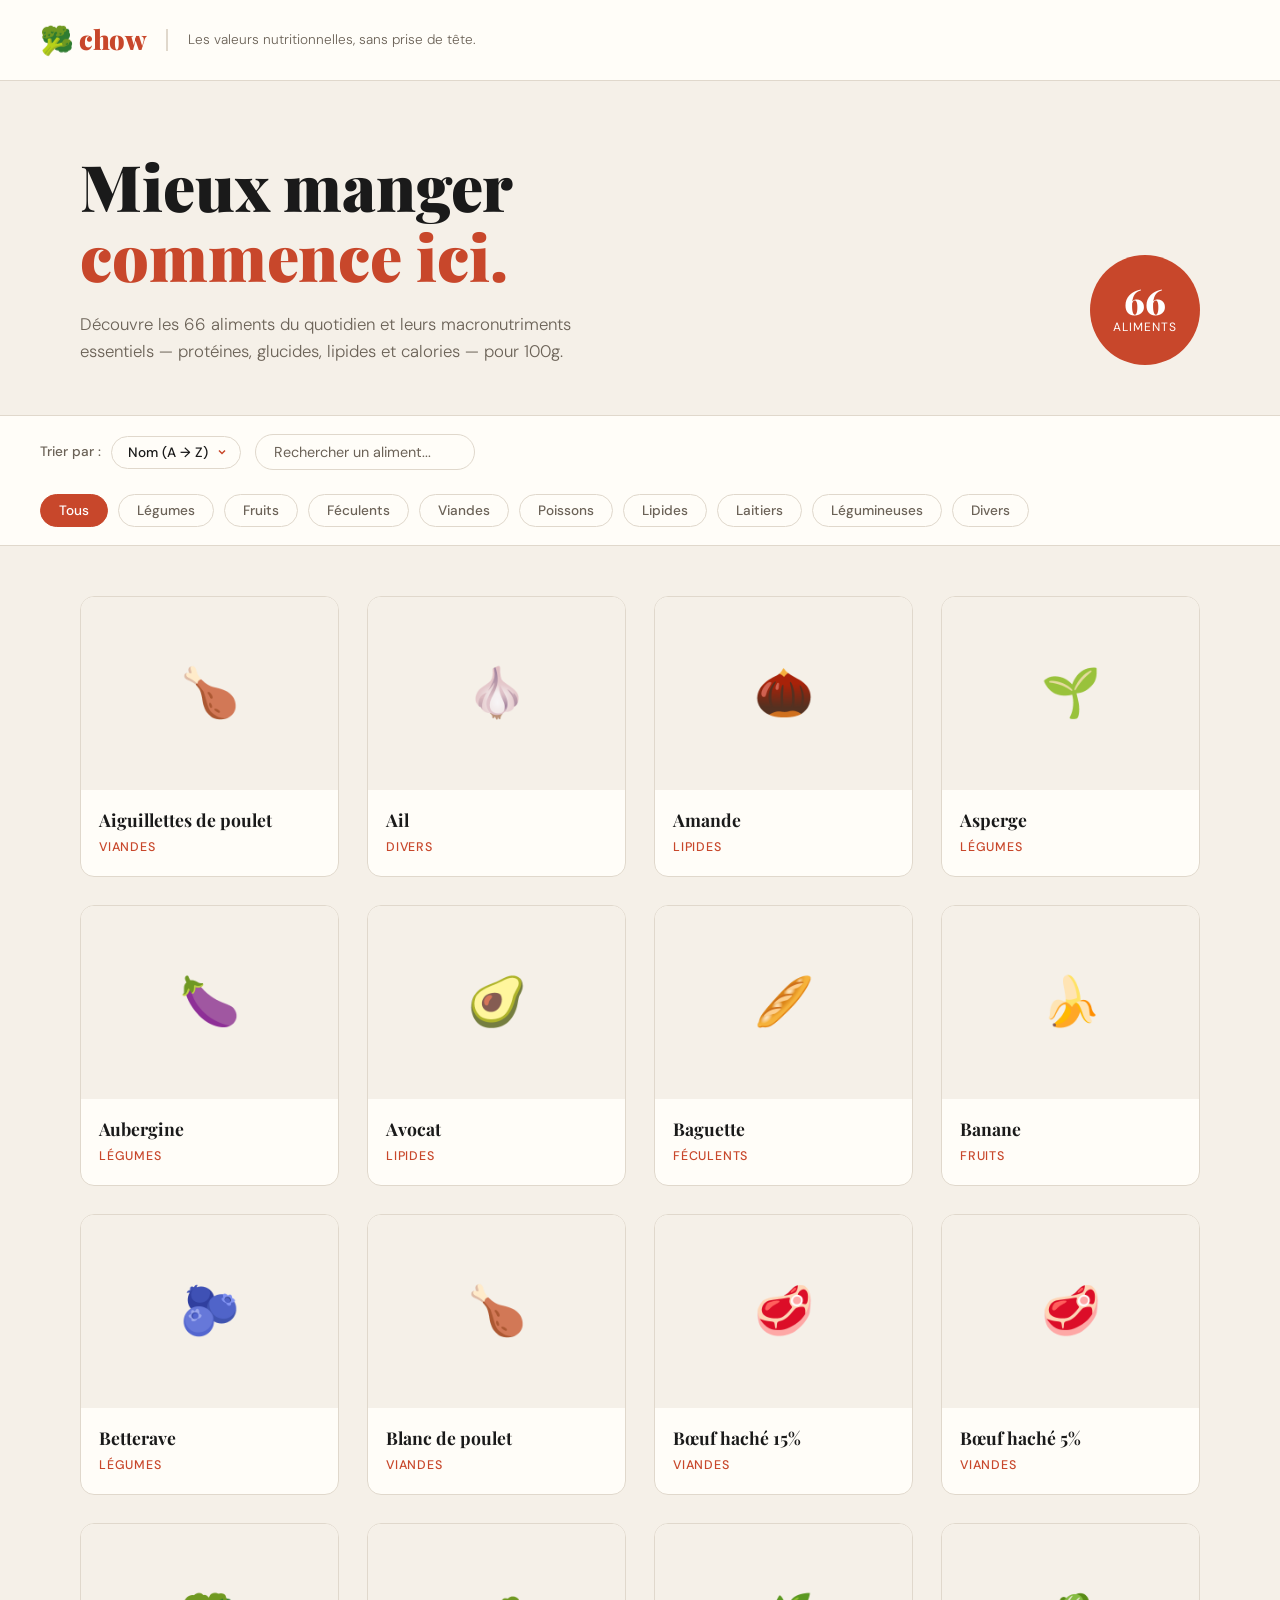
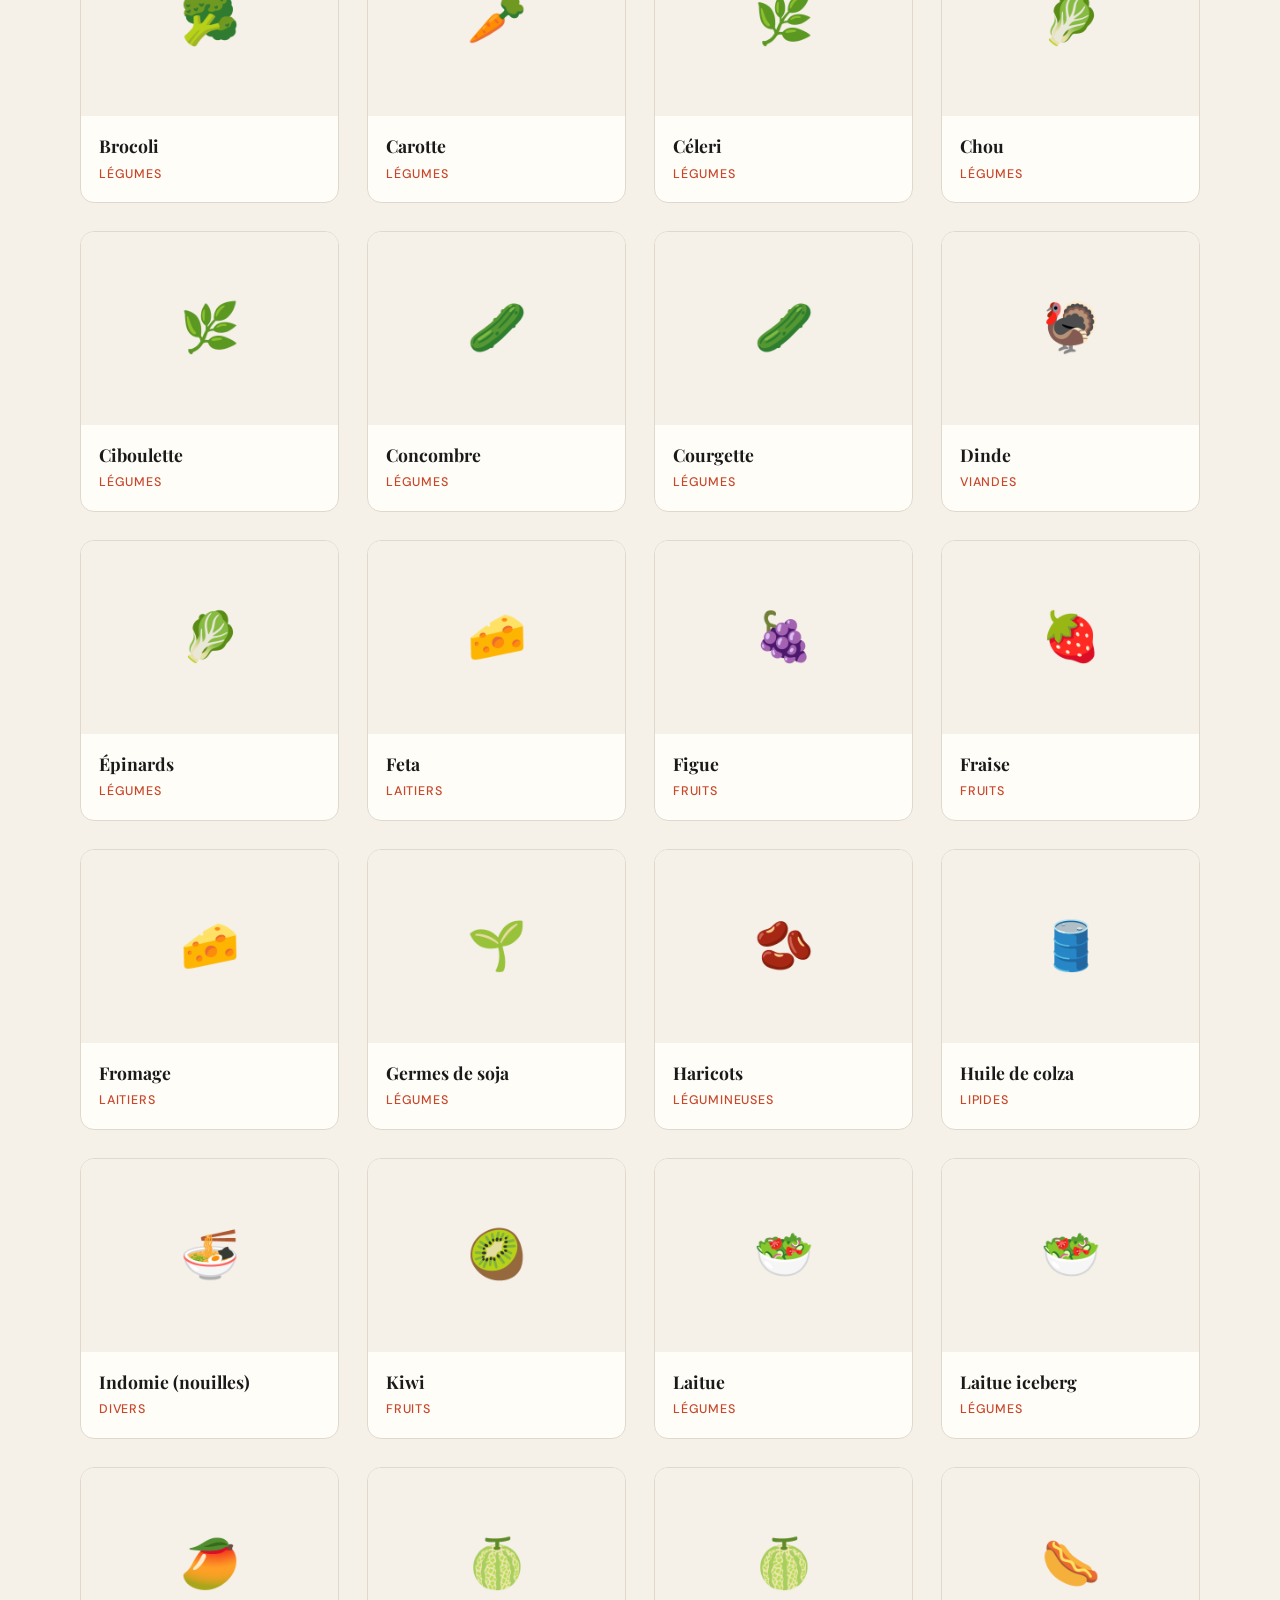
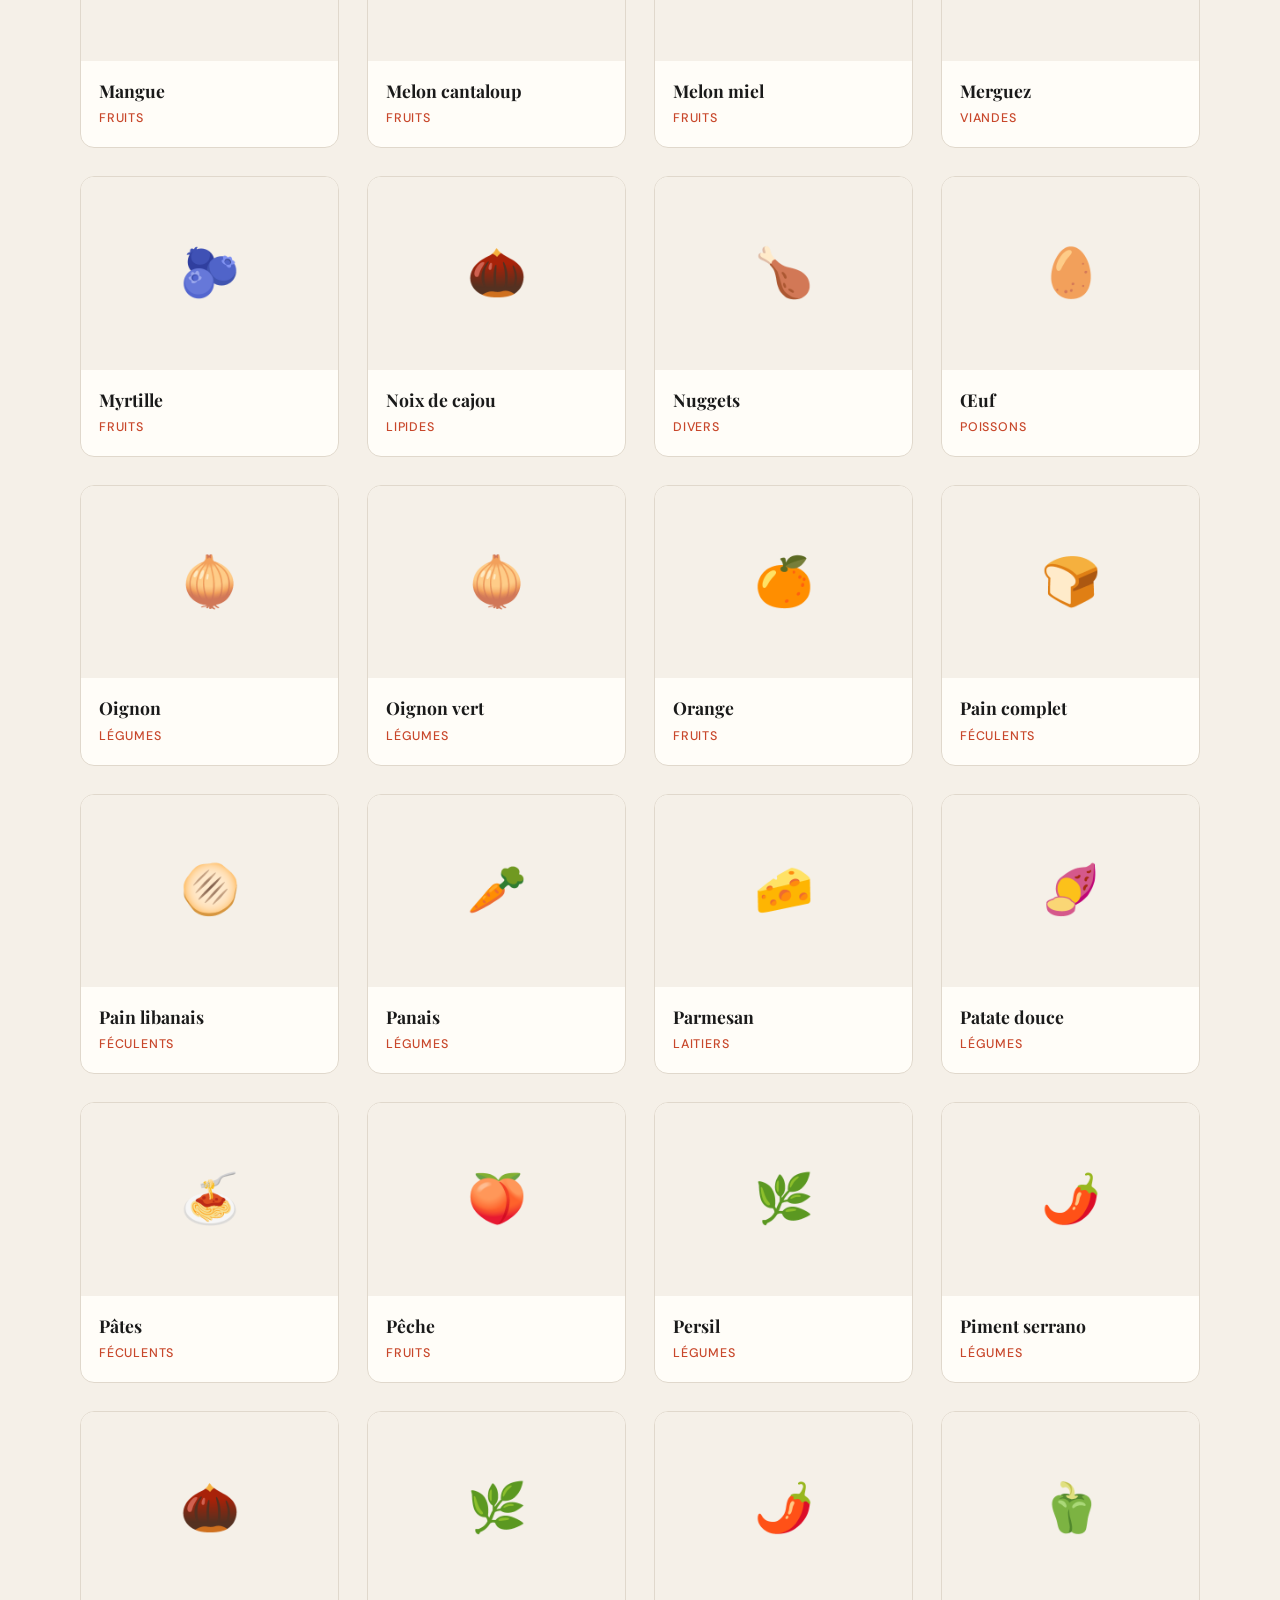
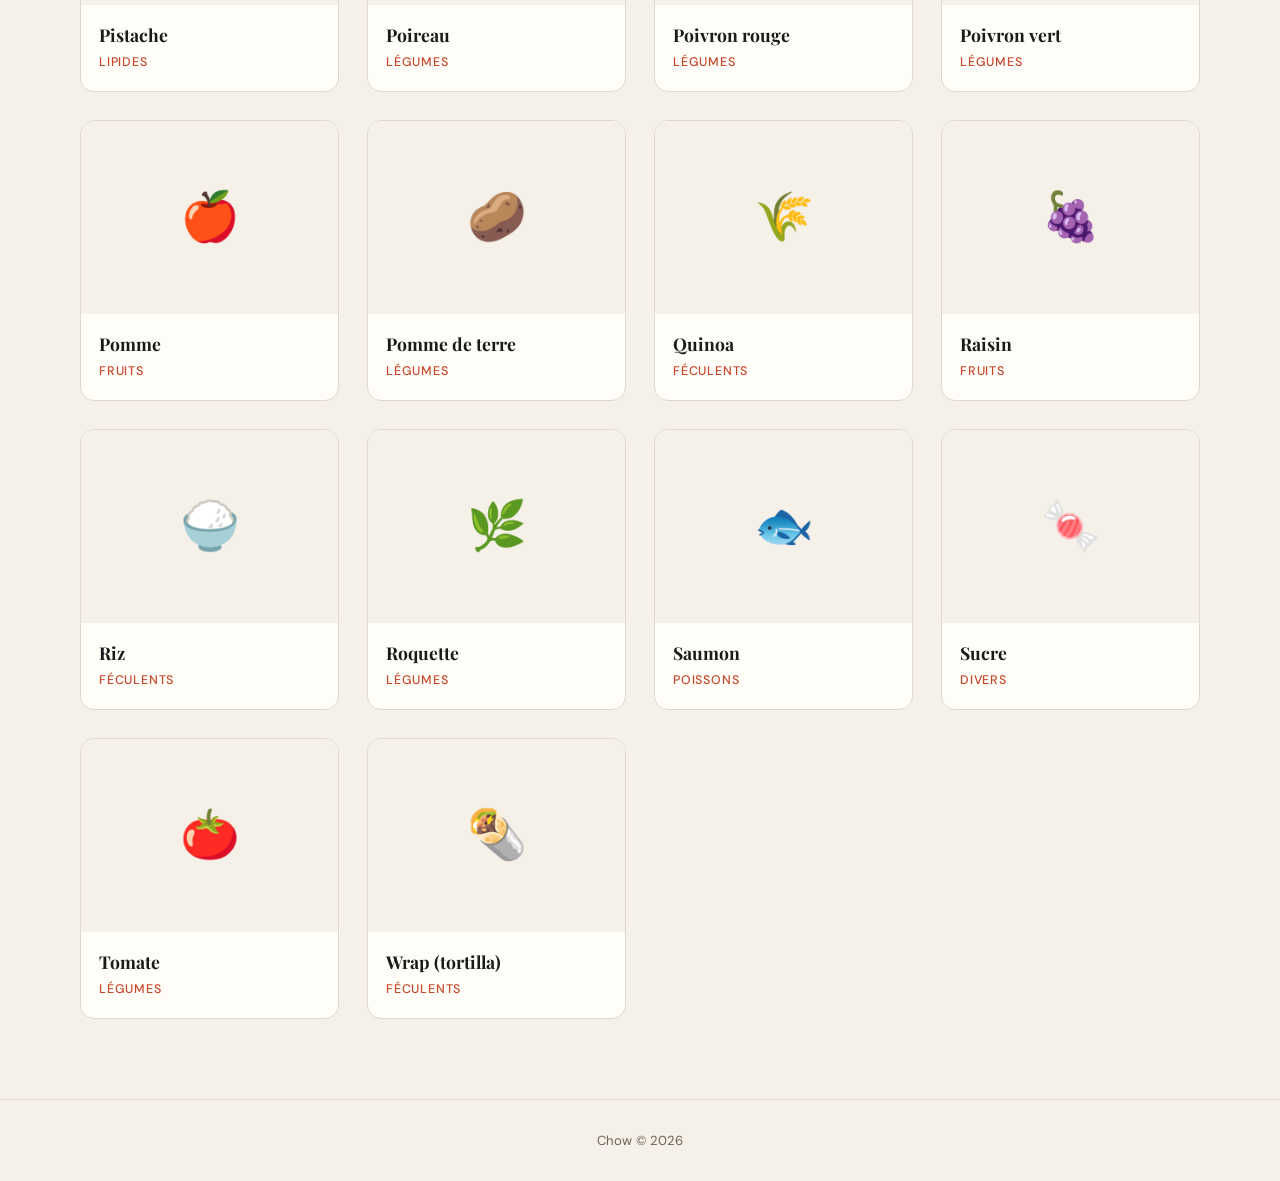
<file: index.html>
<!doctype html>
<html lang="fr">
  <head>
    <meta charset="UTF-8" />
    <meta name="viewport" content="width=device-width, initial-scale=1.0" />
    <title>Chow — Nutrition & Aliments</title>
    <link rel="stylesheet" href="css/style.css" />
    <link
      href="https://fonts.googleapis.com/css2?family=Playfair+Display:wght@700;900&family=DM+Sans:wght@300;400;500&display=swap"
      rel="stylesheet"
    />
  </head>
  <body>
    <!-- HEADER -->
    <header class="header">
      <div class="header__inner">
        <a href="index.html" class="logo">🥦 chow</a>
        <p class="tagline">Les valeurs nutritionnelles, sans prise de tête.</p>
      </div>
    </header>

    <!-- HERO -->
    <section class="hero">
      <div class="hero__text">
        <h1>Mieux manger <br /><span>commence ici.</span></h1>
        <p></p>
      </div>
      <div class="hero__badge">
        <span></span>
        <small>aliments</small>
      </div>
    </section>

    <!-- FILTERS -->
    <!-- FILTERS + SORT -->
    <section class="filters" id="aliments">
      <div class="filters__inner">
        <!-- Menu de tri -->
        <!-- Recherche + tri -->
        <div class="search-sort-wrapper">
          <div class="sort-wrapper">
            <label for="sortSelect">Trier par :</label>
            <select id="sortSelect">
              <option value="az">Nom (A → Z)</option>
              <option value="za">Nom (Z → A)</option>
              <option value="cal-asc">Calories ↗</option>
              <option value="cal-desc">Calories ↘</option>
              <option value="prot-asc">Protéines ↗</option>
              <option value="prot-desc">Protéines ↘</option>
            </select>
          </div>
          <div class="search-wrapper">
            <input
              type="text"
              id="searchInput"
              placeholder="Rechercher un aliment..."
              autocomplete="off"
            />
          </div>
        </div>

        <!-- Boutons de filtre par catégorie -->
        <div class="filter-buttons">
          <button class="filter-btn active" data-filter="tous">Tous</button>
          <button class="filter-btn" data-filter="Légumes">Légumes</button>
          <button class="filter-btn" data-filter="Fruits">Fruits</button>
          <button class="filter-btn" data-filter="Féculents">Féculents</button>
          <button class="filter-btn" data-filter="Viandes">Viandes</button>
          <button class="filter-btn" data-filter="Poissons">Poissons</button>
          <button class="filter-btn" data-filter="Lipides">Lipides</button>
          <button class="filter-btn" data-filter="Laitiers">Laitiers</button>
          <button class="filter-btn" data-filter="Légumineuses">
            Légumineuses
          </button>
          <button class="filter-btn" data-filter="Divers">Divers</button>
        </div>
      </div>
    </section>

    <!-- FOOD GRID -->
    <main class="grid-section">
      <div class="food-grid" id="foodGrid">
        <!-- Cards injected by JS -->
      </div>
      <p class="no-results hidden" id="noResults">Aucun aliment trouvé.</p>
    </main>

    <!-- FOOTER -->
    <footer class="footer">
      <p>Chow © 2026</p>
    </footer>

    <script type="module" src="js/main.js"></script>
  </body>
</html>
</file>
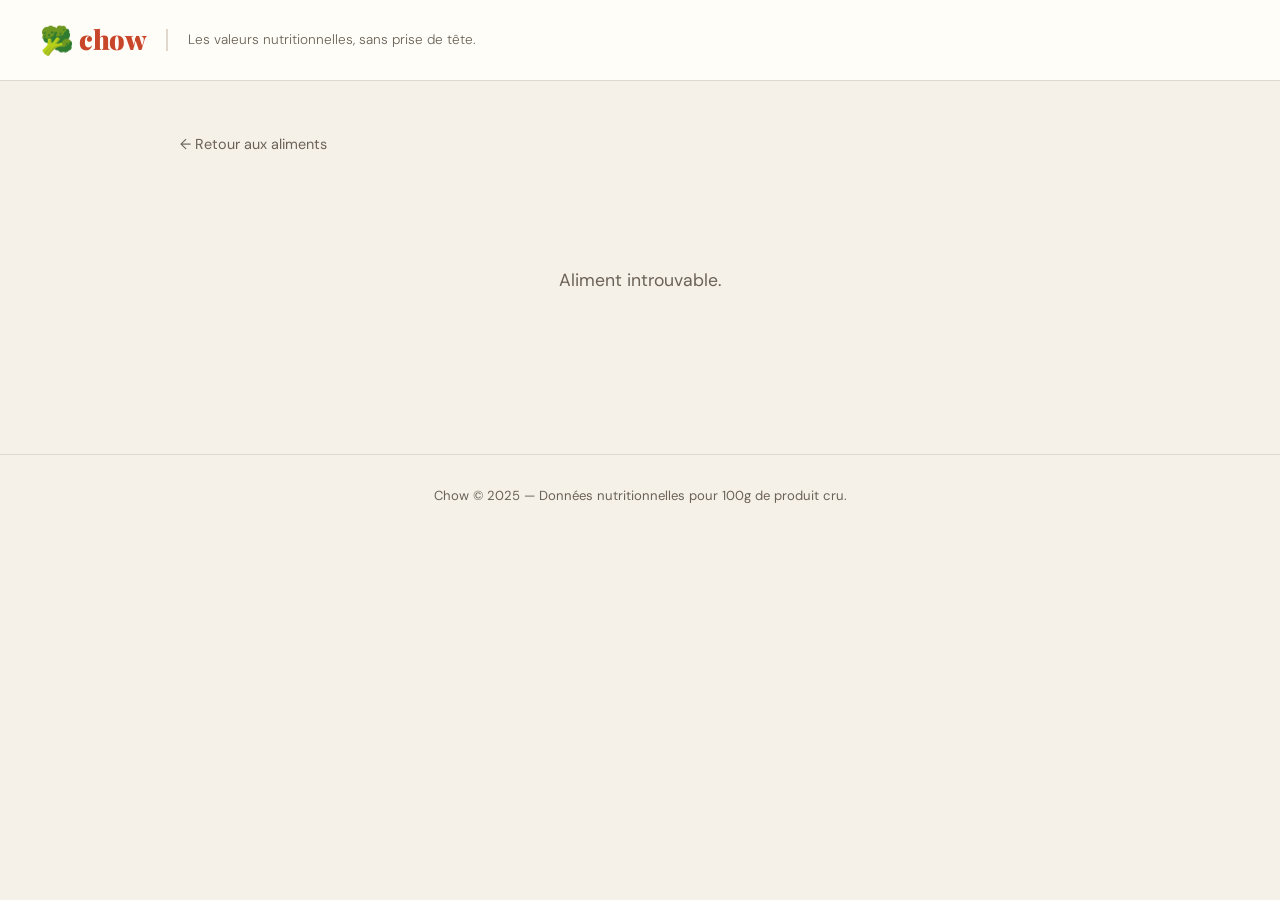
<file: food.html>
<!DOCTYPE html>
<html lang="fr">
<head>
  <meta charset="UTF-8" />
  <meta name="viewport" content="width=device-width, initial-scale=1.0" />
  <title>Chow — Détail aliment</title>
  <link rel="stylesheet" href="css/style.css" />
  <link href="https://fonts.googleapis.com/css2?family=Playfair+Display:wght@700;900&family=DM+Sans:wght@300;400;500&display=swap" rel="stylesheet" />
</head>
<body>

  <!-- HEADER -->
  <header class="header">
    <div class="header__inner">
      <a href="index.html" class="logo">🥦 chow</a>
      <p class="tagline">Les valeurs nutritionnelles, sans prise de tête.</p>
    </div>
  </header>

  <!-- CONTENU PRINCIPAL -->
  <main class="detail-section">

    <!-- Bouton retour -->
    <a href="index.html" class="btn-retour">← Retour aux aliments</a>

    <!-- La carte détail sera injectée ici par JS -->
    <div id="detailContainer"></div>

    <!-- Message si aliment non trouvé -->
    <p class="not-found hidden" id="notFound">Aliment introuvable.</p>

  </main>

  <!-- FOOTER -->
  <footer class="footer">
    <p>Chow © 2025 — Données nutritionnelles pour 100g de produit cru.</p>
  </footer>

  <script type="module" src="js/food.js"></script>
</body>
</html>
</file>
<file: css/style.css>
/* ============================================
   CHOW — style.css
   ============================================ */

:root {
  --bg: #f5f0e8;
  --surface: #fffdf8;
  --text: #1a1a1a;
  --text-muted: #6b6257;
  --accent: #c8472b;
  --accent-2: #e8a838;
  --border: #e0d8cc;
  --radius: 14px;
  --font-display: "Playfair Display", Georgia, serif;
  --font-body: "DM Sans", sans-serif;
}

*,
*::before,
*::after {
  box-sizing: border-box;
  margin: 0;
  padding: 0;
}

html {
  scroll-behavior: smooth;
}

body {
  background-color: var(--bg);
  color: var(--text);
  font-family: var(--font-body);
  font-size: 16px;
  line-height: 1.6;
}

/* ---- HEADER ---- */
.header {
  background: var(--surface);
  border-bottom: 1.5px solid var(--border);
  padding: 18px 40px;
  position: sticky;
  top: 0;
  z-index: 100;
}

.header__inner {
  max-width: 1200px;
  margin: 0 auto;
  display: flex;
  align-items: center;
  gap: 20px;
}

.logo {
  font-family: var(--font-display);
  font-size: 1.7rem;
  font-weight: 900;
  color: var(--accent);
  text-decoration: none;
  letter-spacing: -0.5px;
}

.tagline {
  font-size: 0.85rem;
  color: var(--text-muted);
  font-weight: 300;
  border-left: 2px solid var(--border);
  padding-left: 20px;
}

/* ---- HERO ---- */
.hero {
  max-width: 1200px;
  margin: 0 auto;
  padding: 70px 40px 50px;
  display: flex;
  justify-content: space-between;
  align-items: flex-end;
  gap: 40px;
}

.hero__text h1 {
  font-family: var(--font-display);
  font-size: clamp(2.4rem, 5vw, 4rem);
  font-weight: 900;
  line-height: 1.1;
  color: var(--text);
  margin-bottom: 20px;
}

.hero__text h1 span {
  color: var(--accent);
}

.hero__text p {
  font-size: 1.05rem;
  color: var(--text-muted);
  max-width: 500px;
  font-weight: 300;
}

.hero__badge {
  flex-shrink: 0;
  width: 110px;
  height: 110px;
  background: var(--accent);
  border-radius: 50%;
  display: flex;
  flex-direction: column;
  align-items: center;
  justify-content: center;
  color: white;
  animation: rotate-slow 12s linear infinite;
}

.hero__badge span {
  font-family: var(--font-display);
  font-size: 2.2rem;
  font-weight: 900;
  line-height: 1;
}

.hero__badge small {
  font-size: 0.75rem;
  font-weight: 400;
  letter-spacing: 1px;
  text-transform: uppercase;
}

@keyframes rotate-slow {
  from {
    transform: rotate(0deg);
  }
  to {
    transform: rotate(360deg);
  }
}

/* ---- FILTERS ---- */
.filters {
  background: var(--surface);
  border-top: 1.5px solid var(--border);
  border-bottom: 1.5px solid var(--border);
  padding: 18px 40px;
  position: sticky;
  top: 65px;
  z-index: 90;
}

.filters__inner {
  max-width: 1200px;
  margin: 0 auto;
  display: flex;
  flex-wrap: wrap;
  gap: 10px;
}

.filter-btn {
  background: transparent;
  border: 1.5px solid var(--border);
  border-radius: 999px;
  padding: 7px 18px;
  font-family: var(--font-body);
  font-size: 0.85rem;
  font-weight: 500;
  color: var(--text-muted);
  cursor: pointer;
  transition: all 0.2s ease;
}

.filter-btn:hover {
  border-color: var(--accent);
  color: var(--accent);
}

.filter-btn.active {
  background: var(--accent);
  border-color: var(--accent);
  color: white;
}
/* ---- SEARCH + SORT WRAPPER ---- */
.search-sort-wrapper {
  display: flex;
  align-items: center;
  gap: 14px;
  margin-bottom: 14px;
  flex-wrap: wrap;
}

.search-wrapper {
  flex: 1;
  min-width: 220px;
}

#searchInput {
  width: 100%;
  background: var(--surface);
  border: 1.5px solid var(--border);
  border-radius: 999px;
  padding: 8px 18px;
  font-family: var(--font-body);
  font-size: 0.9rem;
  color: var(--text);
  transition: border-color 0.2s ease;
}

#searchInput::placeholder {
  color: var(--text-muted);
}

#searchInput:focus {
  outline: none;
  border-color: var(--accent);
}

.sort-wrapper {
  display: flex;
  align-items: center;
  gap: 10px;
}

.sort-wrapper label {
  font-size: 0.85rem;
  color: var(--text-muted);
  font-weight: 500;
  white-space: nowrap;
}

#sortSelect {
  background: var(--surface);
  border: 1.5px solid var(--border);
  border-radius: 999px;
  padding: 7px 32px 7px 16px;
  font-family: var(--font-body);
  font-size: 0.85rem;
  font-weight: 500;
  color: var(--text);
  cursor: pointer;
  appearance: none;
  background-image: url("data:image/svg+xml;utf8,<svg xmlns='http://www.w3.org/2000/svg' width='12' height='12' viewBox='0 0 24 24' fill='none' stroke='%23c8472b' stroke-width='3'><polyline points='6 9 12 15 18 9'/></svg>");
  background-repeat: no-repeat;
  background-position: right 12px center;
  transition: border-color 0.2s ease;
}

#sortSelect:hover,
#sortSelect:focus {
  border-color: var(--accent);
  outline: none;
}

.filter-buttons {
  display: flex;
  flex-wrap: wrap;
  gap: 10px;
}

/* ---- GRID ---- */
.grid-section {
  max-width: 1200px;
  margin: 0 auto;
  padding: 50px 40px 80px;
}

.food-grid {
  display: grid;
  grid-template-columns: repeat(auto-fill, minmax(220px, 1fr));
  gap: 28px;
}

/* ---- FOOD CARD ---- */
.food-card {
  background: var(--surface);
  border: 1.5px solid var(--border);
  border-radius: var(--radius);
  overflow: hidden;
  cursor: pointer;
  text-decoration: none;
  color: inherit;
  transition:
    transform 0.2s ease,
    box-shadow 0.2s ease,
    border-color 0.2s ease;
  display: block;
  animation: fadeIn 0.35s ease both;
}

.food-card:hover {
  transform: translateY(-4px);
  box-shadow: 0 12px 30px rgba(0, 0, 0, 0.08);
  border-color: var(--accent-2);
}

@keyframes fadeIn {
  from {
    opacity: 0;
    transform: translateY(12px);
  }
  to {
    opacity: 1;
    transform: translateY(0);
  }
}

.food-card__img {
  width: 100%;
  aspect-ratio: 4/3;
  object-fit: cover;
  background: var(--bg);
  display: block;
}

.food-card__img-placeholder {
  width: 100%;
  aspect-ratio: 4/3;
  background: var(--bg);
  display: flex;
  align-items: center;
  justify-content: center;
  font-size: 3rem;
}

.food-card__body {
  padding: 16px 18px 18px;
}

.food-card__name {
  font-family: var(--font-display);
  font-size: 1.1rem;
  font-weight: 700;
  color: var(--text);
  margin-bottom: 4px;
}

.food-card__category {
  font-size: 0.78rem;
  font-weight: 500;
  color: var(--accent);
  text-transform: uppercase;
  letter-spacing: 0.8px;
}

/* ---- NO RESULTS ---- */
.no-results {
  text-align: center;
  color: var(--text-muted);
  font-size: 1rem;
  padding: 60px 0;
}

.hidden {
  display: none;
}

/* ============================================
   DETAIL PAGE
   ============================================ */

.detail-section {
  max-width: 1000px;
  margin: 0 auto;
  padding: 50px 40px 80px;
}

.btn-retour {
  display: inline-block;
  text-decoration: none;
  color: var(--text-muted);
  font-size: 0.9rem;
  margin-bottom: 30px;
  transition: color 0.2s ease;
}

.btn-retour:hover {
  color: var(--accent);
}

.detail-carte {
  background: var(--surface);
  border: 1.5px solid var(--border);
  border-radius: var(--radius);
  overflow: hidden;
  display: grid;
  grid-template-columns: 1fr 1.3fr;
  gap: 0;
}

.detail-image {
  background: var(--bg);
  display: flex;
  align-items: center;
  justify-content: center;
  font-size: 8rem;
  min-height: 400px;
}

.detail-infos {
  padding: 40px 45px;
}

.detail-categorie {
  font-size: 0.8rem;
  font-weight: 500;
  color: var(--accent);
  text-transform: uppercase;
  letter-spacing: 1px;
  margin-bottom: 10px;
}

.detail-nom {
  font-family: var(--font-display);
  font-size: 2.6rem;
  font-weight: 900;
  color: var(--text);
  line-height: 1.1;
  margin-bottom: 10px;
}

.detail-origine {
  font-size: 0.85rem;
  color: var(--text-muted);
  font-style: italic;
  margin-bottom: 20px;
}

.detail-description {
  font-size: 1rem;
  color: var(--text);
  line-height: 1.7;
  margin-bottom: 35px;
}

.detail-macros {
  display: grid;
  grid-template-columns: repeat(4, 1fr);
  gap: 12px;
}

.macro-card {
  background: var(--bg);
  border: 1.5px solid var(--border);
  border-radius: 10px;
  padding: 16px 10px;
  text-align: center;
  display: flex;
  flex-direction: column;
  gap: 4px;
}

.macro-card.macro-calories {
  background: var(--accent);
  border-color: var(--accent);
  color: white;
}

.macro-valeur {
  font-family: var(--font-display);
  font-size: 1.5rem;
  font-weight: 700;
}

.macro-label {
  font-size: 0.75rem;
  text-transform: uppercase;
  letter-spacing: 0.8px;
  color: var(--text-muted);
}

.macro-card.macro-calories .macro-label {
  color: rgba(255, 255, 255, 0.85);
}

.not-found {
  text-align: center;
  color: var(--text-muted);
  font-size: 1.1rem;
  padding: 80px 0;
}

/* ---- FOOTER ---- */
.footer {
  border-top: 1.5px solid var(--border);
  text-align: center;
  padding: 30px 40px;
  font-size: 0.82rem;
  color: var(--text-muted);
}

/* ---- RESPONSIVE ---- */
@media (max-width: 768px) {
  .header {
    padding: 14px 20px;
  }
  .tagline {
    display: none;
  }
  .hero {
    padding: 40px 20px 30px;
    flex-direction: column;
    align-items: flex-start;
  }
  .hero__badge {
    display: none;
  }
  .filters {
    padding: 14px 20px;
    top: 57px;
  }
  .grid-section {
    padding: 30px 20px 60px;
  }
  .food-grid {
    grid-template-columns: repeat(auto-fill, minmax(160px, 1fr));
    gap: 16px;
  }

  .detail-section {
    padding: 30px 20px 60px;
  }
  .detail-carte {
    grid-template-columns: 1fr;
  }
  .detail-image {
    min-height: 220px;
    font-size: 5rem;
  }
  .detail-infos {
    padding: 30px 25px;
  }
  .detail-nom {
    font-size: 2rem;
  }
  .detail-macros {
    grid-template-columns: repeat(2, 1fr);
  }
}
</file>
